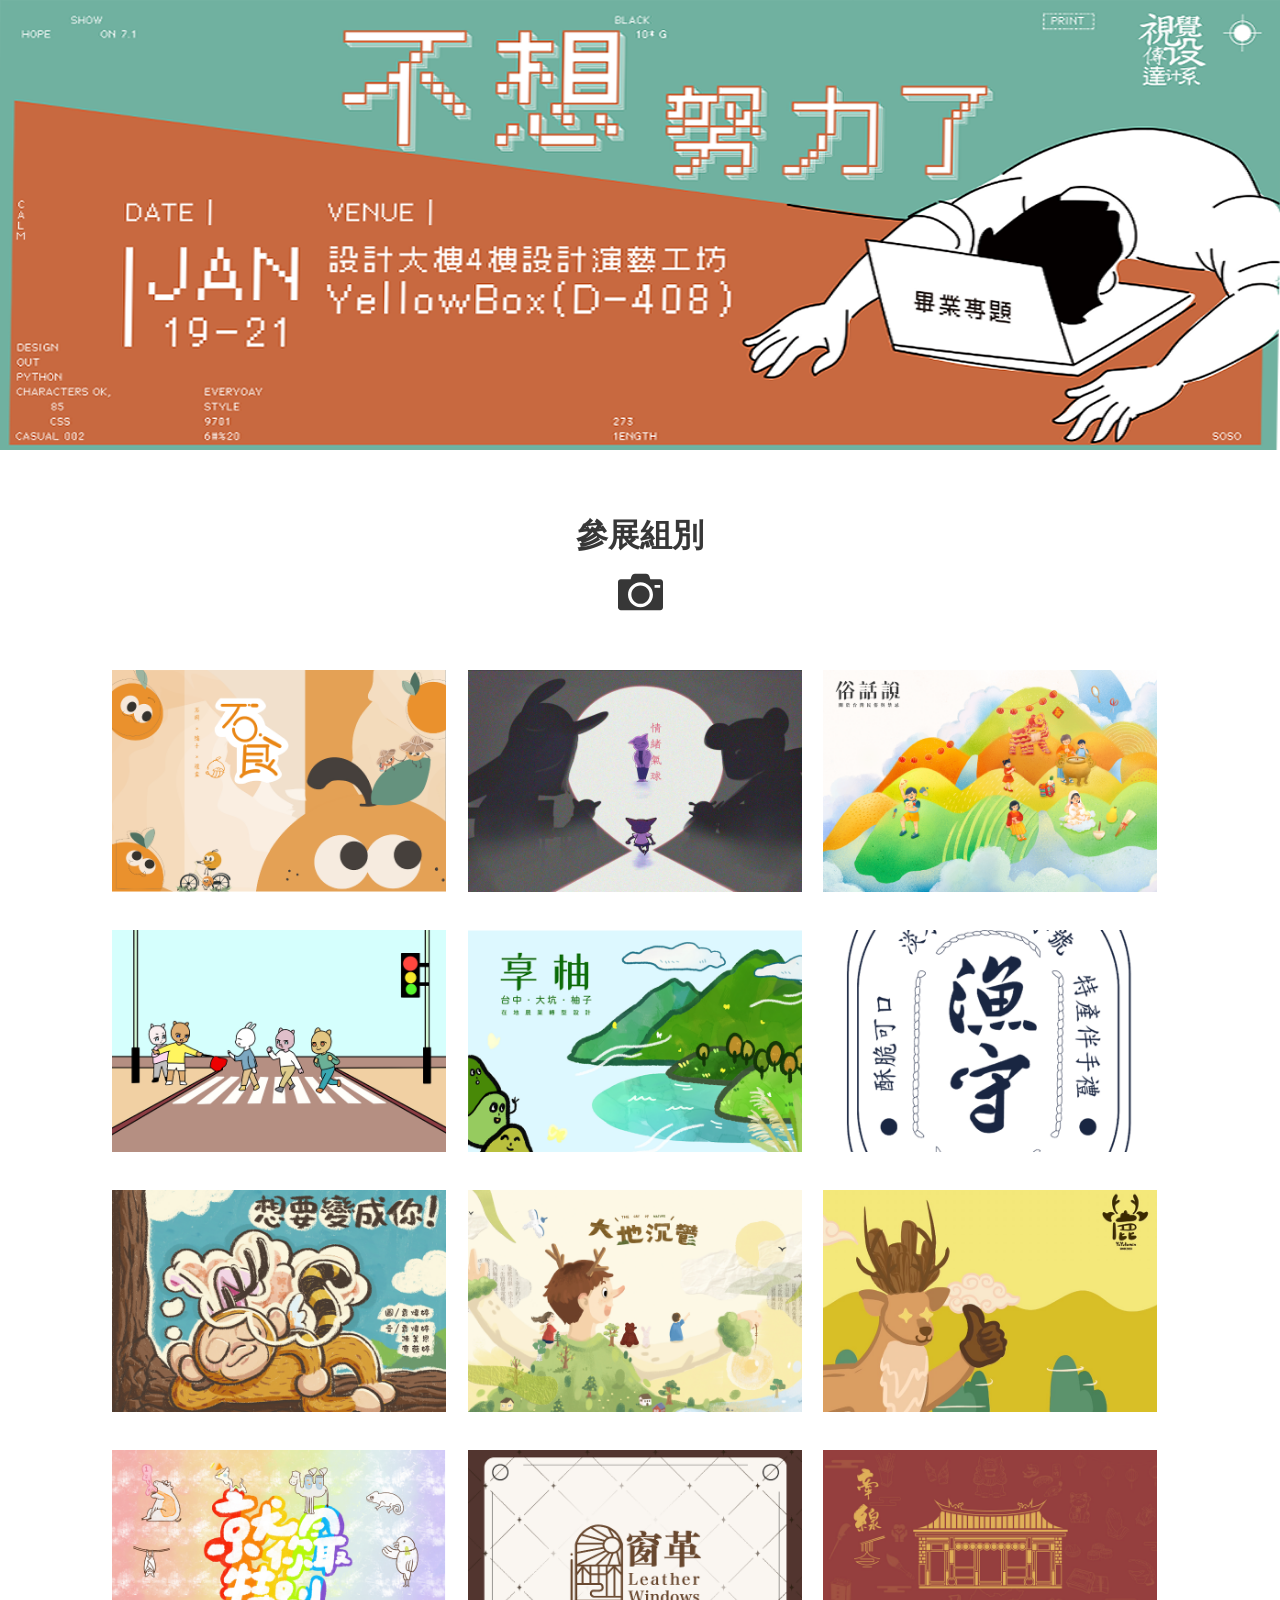
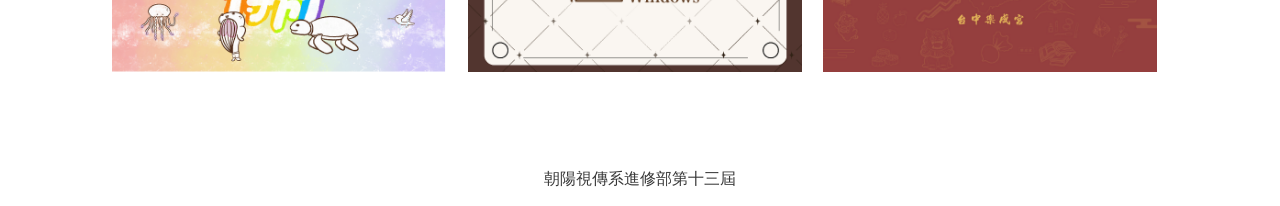
<file: rige/index.html>
<!DOCTYPE html>
<html lang="en">
<head>
    <meta charset="UTF-8">
    <meta http-equiv="X-UA-Compatible" content="IE=edge">
    <meta name="viewport" content="width=device-width, initial-scale=1.0">
    <link rel="preconnect" href="https://fonts.googleapis.com">
<link rel="preconnect" href="https://fonts.gstatic.com" crossorigin>
<link href="https://fonts.googleapis.com/css2?family=Open+Sans:wght@300;400;600;700;800&display=swap" rel="stylesheet">
   <link rel="stylesheet" href="style.css">
   <link rel="stylesheet" href="https://cdnjs.cloudflare.com/ajax/libs/font-awesome/5.15.3/css/all.min.css">
  <title>畢製展覽網頁</title>
</head>


<body>
<div class="head">
  <header>
    <img src="img/標頭.png" alt="">
   </header>
</div>


<div class="container clearfix">

 <header class="main-header">
  <h1>參展組別</h1>
  <img src="img/camera.svg" alt="logo" class="logo">
 </header>

 
 <div class="container ">
  
  <div class="photo-container">
   <div class="photo">
     <img src="img/1.png" alt="">
     <div class="photo-overlay">
       <h3>石食</h3>
       <a href="https://shishi68.webnode.tw/" class="button">點擊進入</a>
     </div>
   </div>
  </div>
 
  <div class="photo-container">
   <div class="photo">
     <img src="img/2.png" alt="">
     <div class="photo-overlay">
       <h3>情緒氣球</h3>
       <a href="https://qingxuqiqiu2.webnode.tw/" class="button">點擊進入</a>
     </div>
   </div>
  </div>
 
  <div class="photo-container">
   <div class="photo">
     <img src="img/3.png" alt="">
     <div class="photo-overlay">
       <h3>俗話說</h3>
       <a href="https://suhuashuo.webnode.tw/" class="button">點擊進入</a>
     </div>
   </div>
  </div>
 
  <div class="photo-container">
   <div class="photo">
    <img src="img/4.png" alt="">
     <div class="photo-overlay">
       <h3>交通安全大冒險</h3>
       <a href="https://1004ggininder.wixsite.com/--webnode" class="button">點擊進入</a>
     </div>
   </div>
  </div>
 
  <div class="photo-container">
   <div class="photo">
    <img src="img/5.png" alt="">
     <div class="photo-overlay">
       <h3>享柚</h3>
       <a href="https://xiangyou7.webnode.tw/" class="button">點擊進入</a>
     </div>
   </div>
  </div>
 
  <div class="photo-container">
   <div class="photo">
     <img src="img/6.png" alt="">
     <div class="photo-overlay">
       <h3>漁守魚酥</h3>
       <a href="https://yushouyusu.webnode.tw/" class="button">點擊進入</a>
     </div>
  </div>
  </div>
 
  <div class="photo-container">
   <div class="photo">
     <img src="img/7.png" alt="">
     <div class="photo-overlay">
       <h3>想要變成你</h3>
       <a href="https://xiangyaobianchengni.webnode.tw/
       " class="button">點擊進入</a>
     </div>
   </div>
  </div>
 
  <div class="photo-container">
   <div class="photo">
     <img src="img/8.png" alt="">
     <div class="photo-overlay">
       <h3>大地沉鬱</h3>
       <a href="https://dadechenyu-shengtaihuanjinghuiben.webnode.tw/?_ga=2.155603835.1976391896.1705245782-642963253.1705245782" class="button">點擊進入</a>
     </div>
  </div>
 
  </div>
 
  <div class="photo-container">
   <div class="photo">
     <img src="img/9.png" alt="">
     <div class="photo-overlay">
       <h3>YUYU鹿鳴</h3>
       <a href="https://youyouluming.webnode.tw/" class="button">點擊進入</a>
     </div>
   </div>
  </div>

  <div class="photo-container">
    <div class="photo">
      <img src="img/10.png" alt="">
      <div class="photo-overlay">
        <h3>就你最特別</h3>
        <a href="https://jiunizuitebie.webnode.tw/?_ga=2.188864876.651335702.1705284262-1181990850.1705284262" class="button">點擊進入</a>
      </div>
    </div>
   </div>
  
   <div class="photo-container">
    <div class="photo">
      <img src="img/11.png" alt="">
      <div class="photo-overlay">
        <h3>窗革</h3>
        <a href="https://leatherwindows.webnode.tw/" class="button">點擊進入</a>
      </div>
   </div>
  
   </div>
  
   <div class="photo-container">
    <div class="photo">
      <img src="img/12.png" alt="">
      <div class="photo-overlay">
        <h3>牽線</h3>
        <a href="https://qianxian1.webnode.tw" class="button">點擊進入</a>
      </div>
    </div>
   </div>
</div>


</div>

<footer>
  <p>朝陽視傳系進修部第十三屆</p>
</footer>
    
</body>
</html>
</file>
<file: rige/style.css>
*{
box-sizing:border-box ;
}

body{
    font-family: 'Open Sans',sans-serif;
    font-size: 1em;
    line-height: 1.5em;
    color: #373737;
    background: #fff;
    margin: 0;

}

.head header img {
    width: 100%;
    height: 450px;
}

#menu-bar {
    font-size: 20px;
    cursor: pointer;
    color: rgb(9, 152, 152);
    border: 1px solid rgb(9, 152, 152);
    border-radius: 5px;
    padding: 3px;
    display: none;
}

a {text-decoration: none;}
h1,h3{
    text-transform: uppercase;
}

h3{
   font-size: 1.3em; 
   margin-top: 4.85em;
   margin-bottom: 0.5em;
}

.container{
   width: 95%;
   max-width: 1260px;
   background: #ffffff;
   margin: auto;
   padding: 0 1.25em 2.5em; 
}

.photo-container{
    text-align: center;
    margin-bottom: 4em;
}

.main-header{
    text-align: center;
    padding: 2.8em 0 ;
}

.photo-container img{
    max-width: 100%;
}

.logo{
    width: 45px;
    margin-bottom: 0.4em;
    cursor: pointer; /* 滑鼠游標變化 */
}

.button{
    color: #4a89ca;
    width: 70%;
    font-weight: 700;
    padding: 6px 0px;
    margin: auto;
    border: 2px solid #069;
    border-radius: 0.5em;
    display: block;  /* 方塊獨佔區域 */
    text-transform: uppercase;
    margin-bottom: 50px;

    transition:baclground 0.3s;
    transition:color 0.3s
}

.button:hover{
    color:#fff;
    background: #4a89ca;
        
}


.logo:hover{
    transform: rotate(-20deg);   /* logo圖片旋轉 */
}


@media (min-width:769px){
    .photo-container{
        width: 48%;
        float: left;  /* 浮動靠左 */
        margin: 0 1%;
    }

    
}

@media (min-width:1025px){
    .photo-container{
        width: 31%;
        
    }

}

.clearfix::after{
    content: " ";
    display: table;
    clear: both;
}
   

.photo{
    position: relative;
    margin-bottom: 2em;
    overflow: hidden;
}

.photo-overlay{
    color: #fff;
    position: absolute;
    top: 0;
    right: 0;
    bottom: 0;
    left: 0;
    padding-left: 20px;
    padding-right: 20px;
    background: #345d88;

    display: flex;
    flex-direction: column;
    justify-content: center;
    align-items: center;
    background: rgba(0,0,0,0.5);

    opacity: 0;
    transition: opacity 0.5s;
}

.photo-overlay:hover{
    opacity: 1;
}

.photo img{
    transform-origin: 0  0;
}

.photo:hover img{
    transform: scale(1.2);
}

.bart{
position: relative;
margin-top: 90%;
left: 41%;
display: block;
}

footer{
    text-align: center;
}


@media (max-width:600px) {

.head header img {
  width: 100%;
  height: 100px;
}   

#menu-bar {
    display: initial;
    position: absolute;
    right: 10px;
    top: 20px;
}

header .navbar {
    position: absolute;
    top: 80px;
    left: 0;
    right: 0;
    background-color: rgb(255, 208, 0);
    border-top: 3px solid gray;
}

.bart{
    position: relative;
    left: 21%;
    margin-top: 0%;
    }

 .head header img {
   width: 100%;
   height: 200px;
 }    
}
</file>
